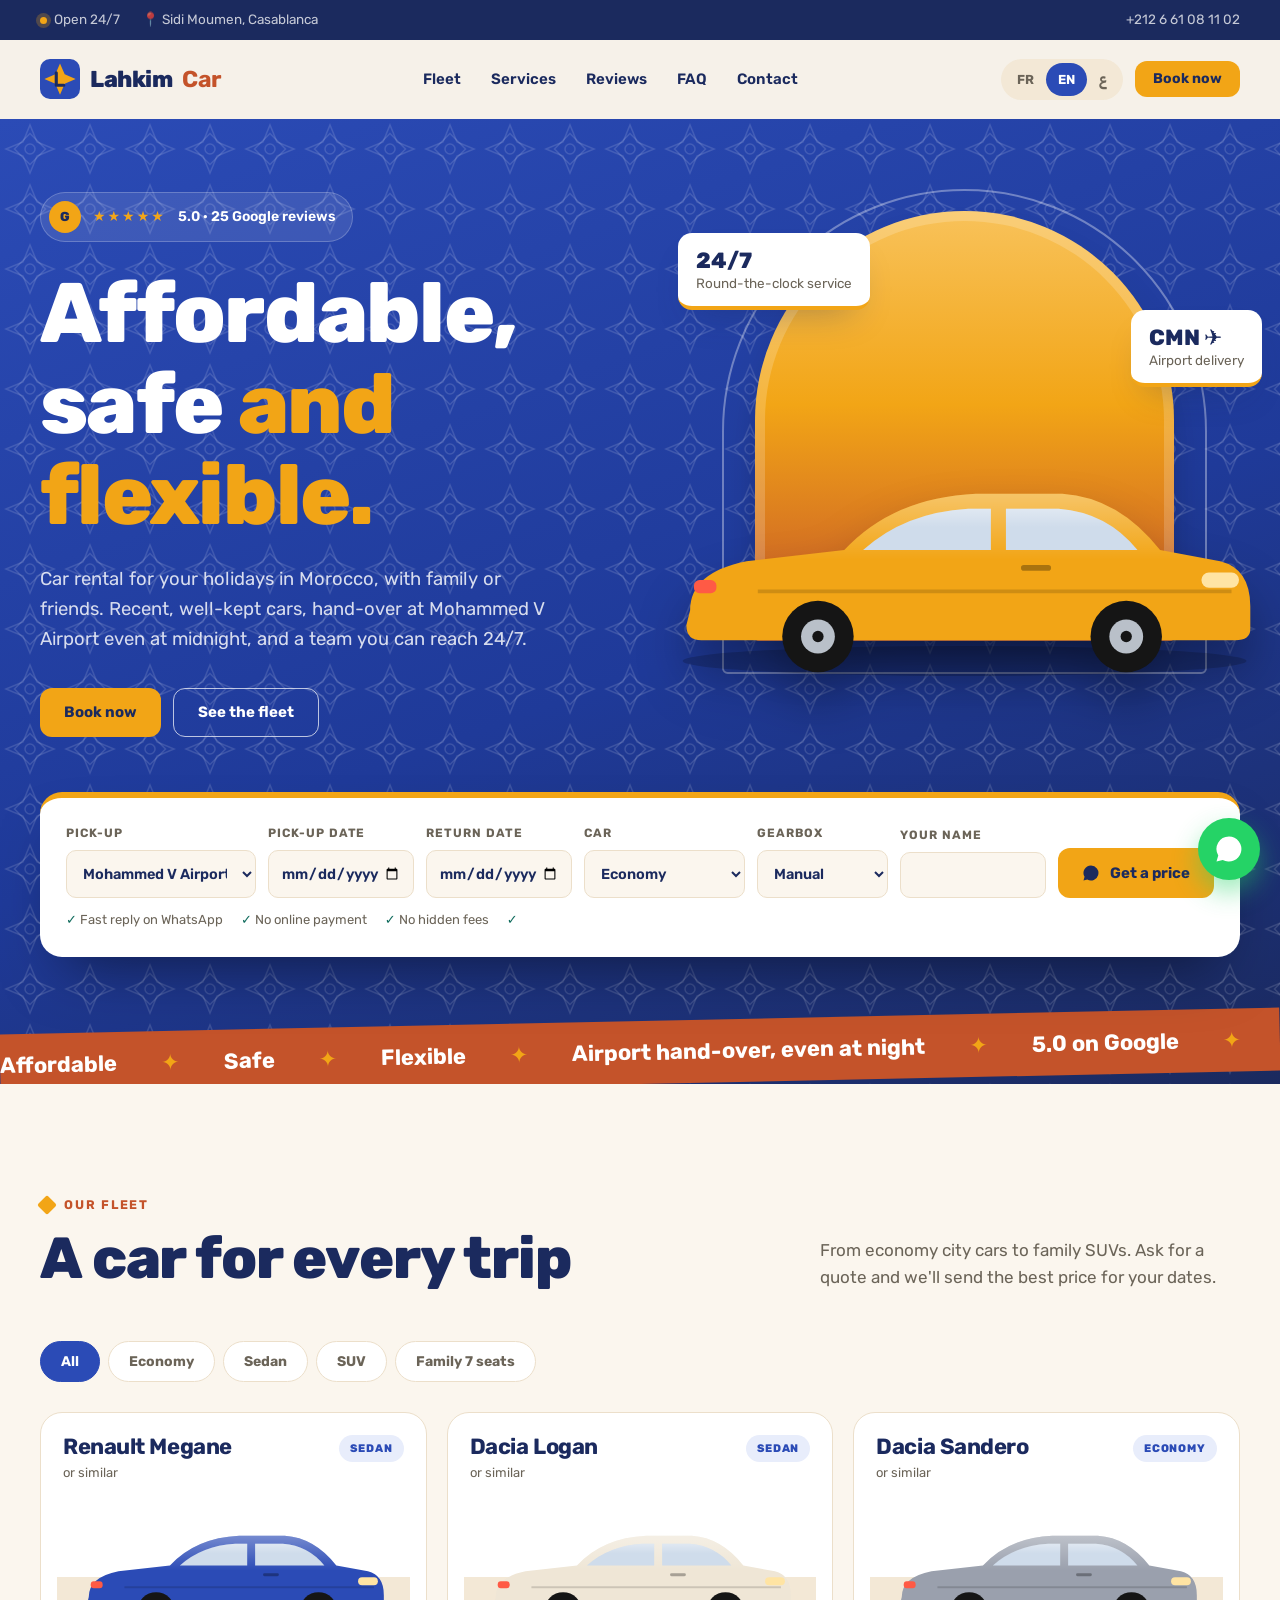
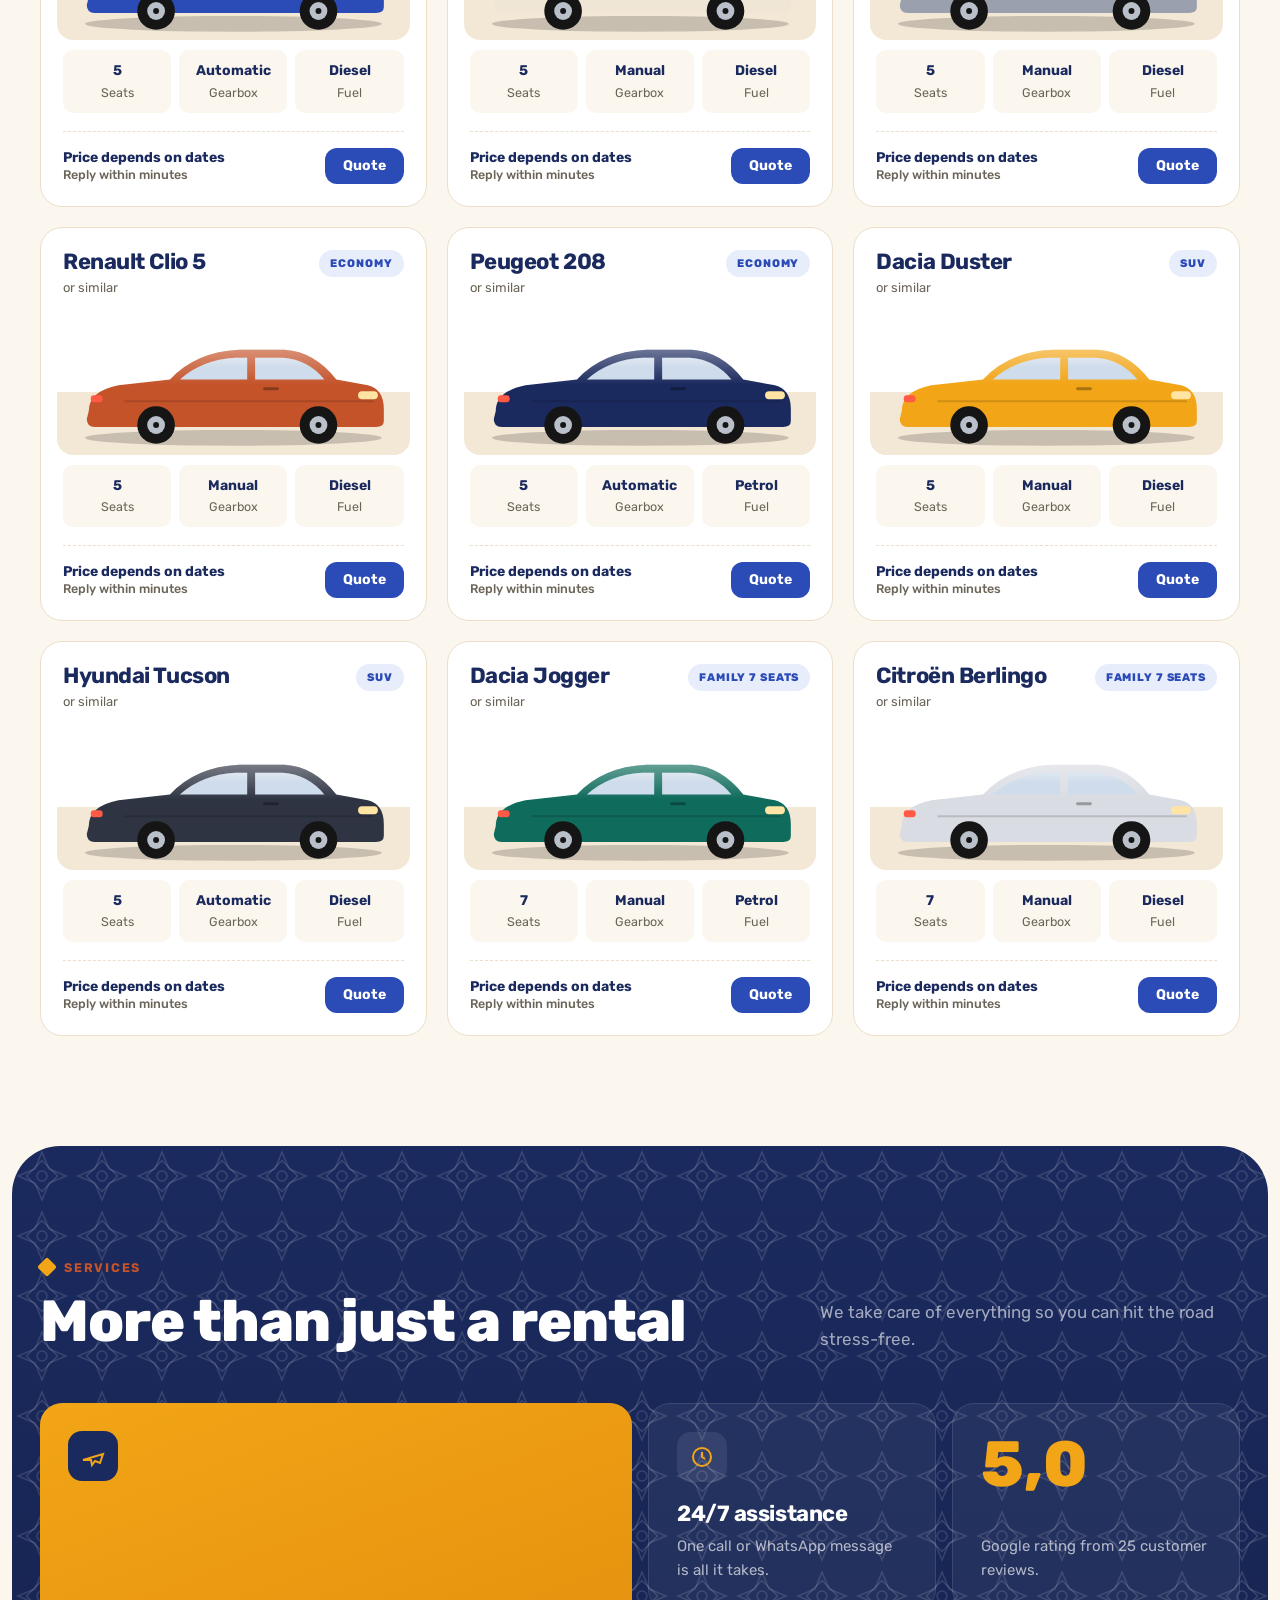
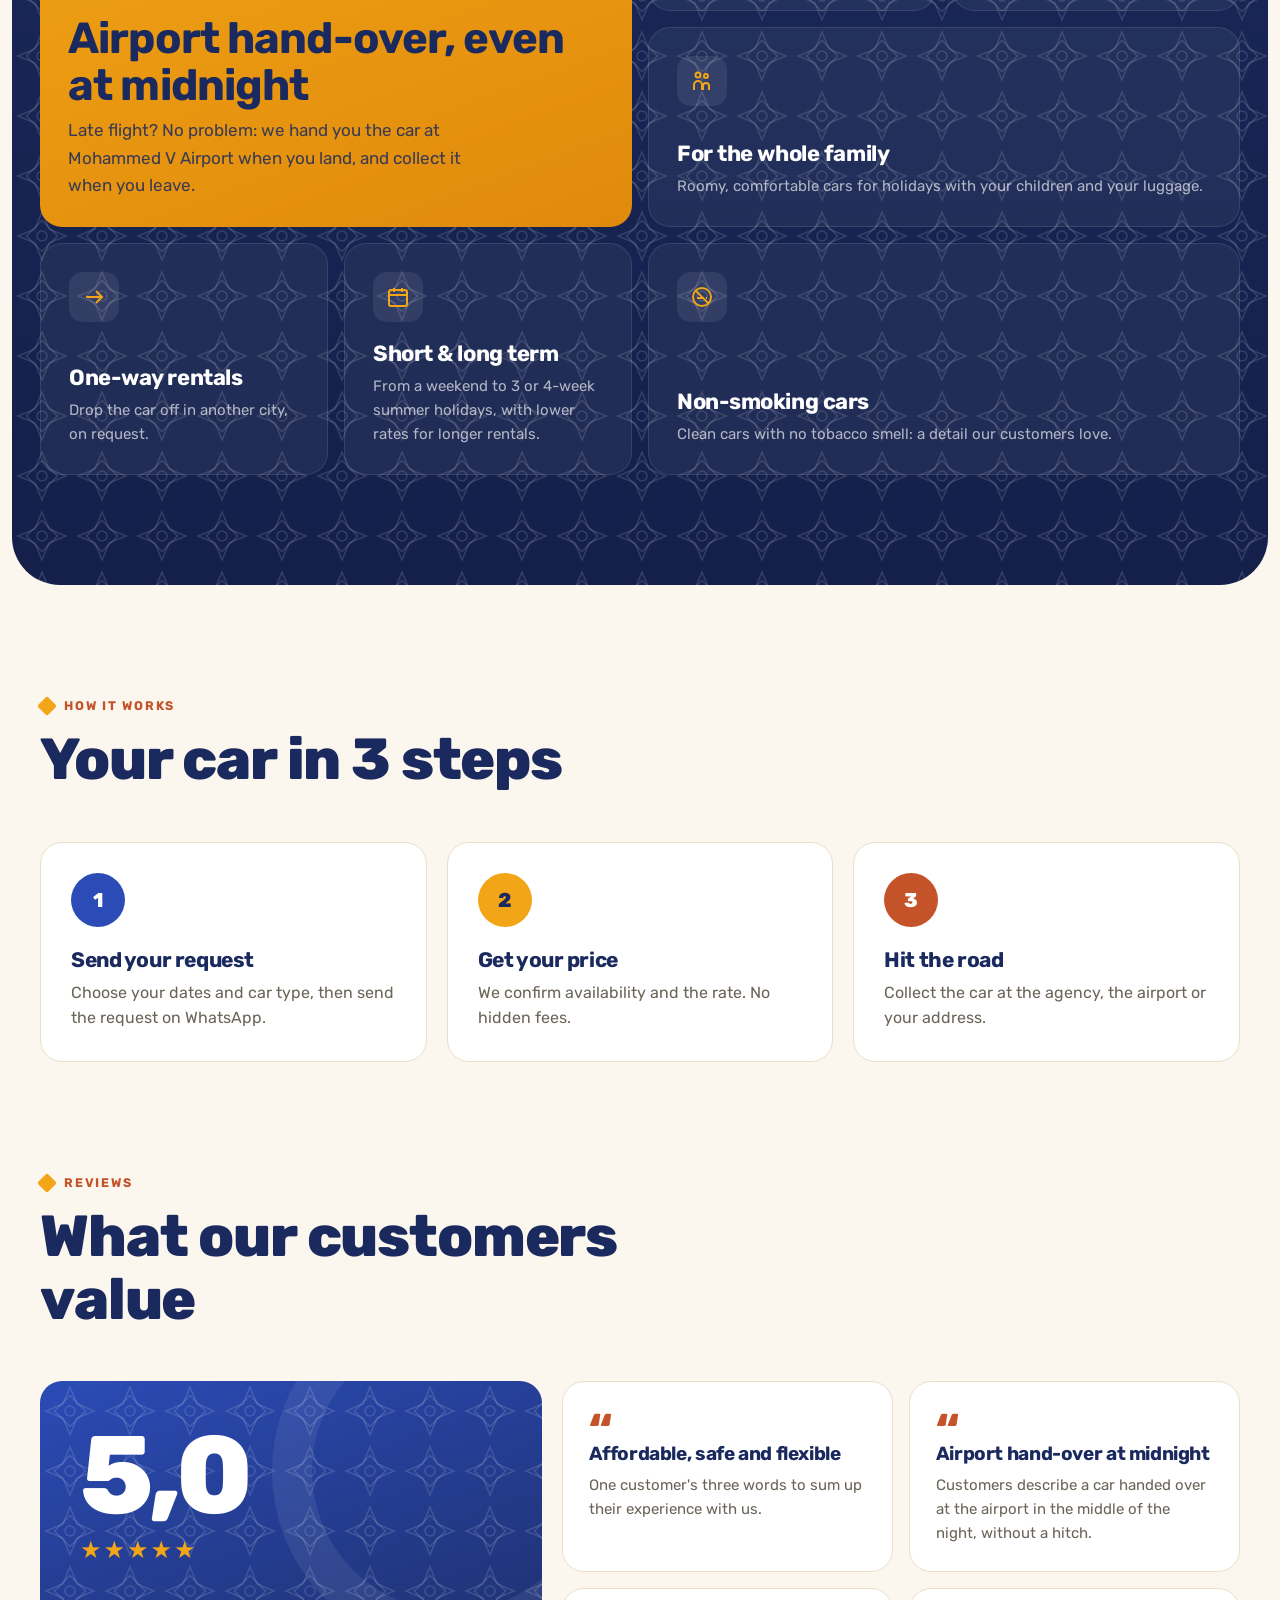
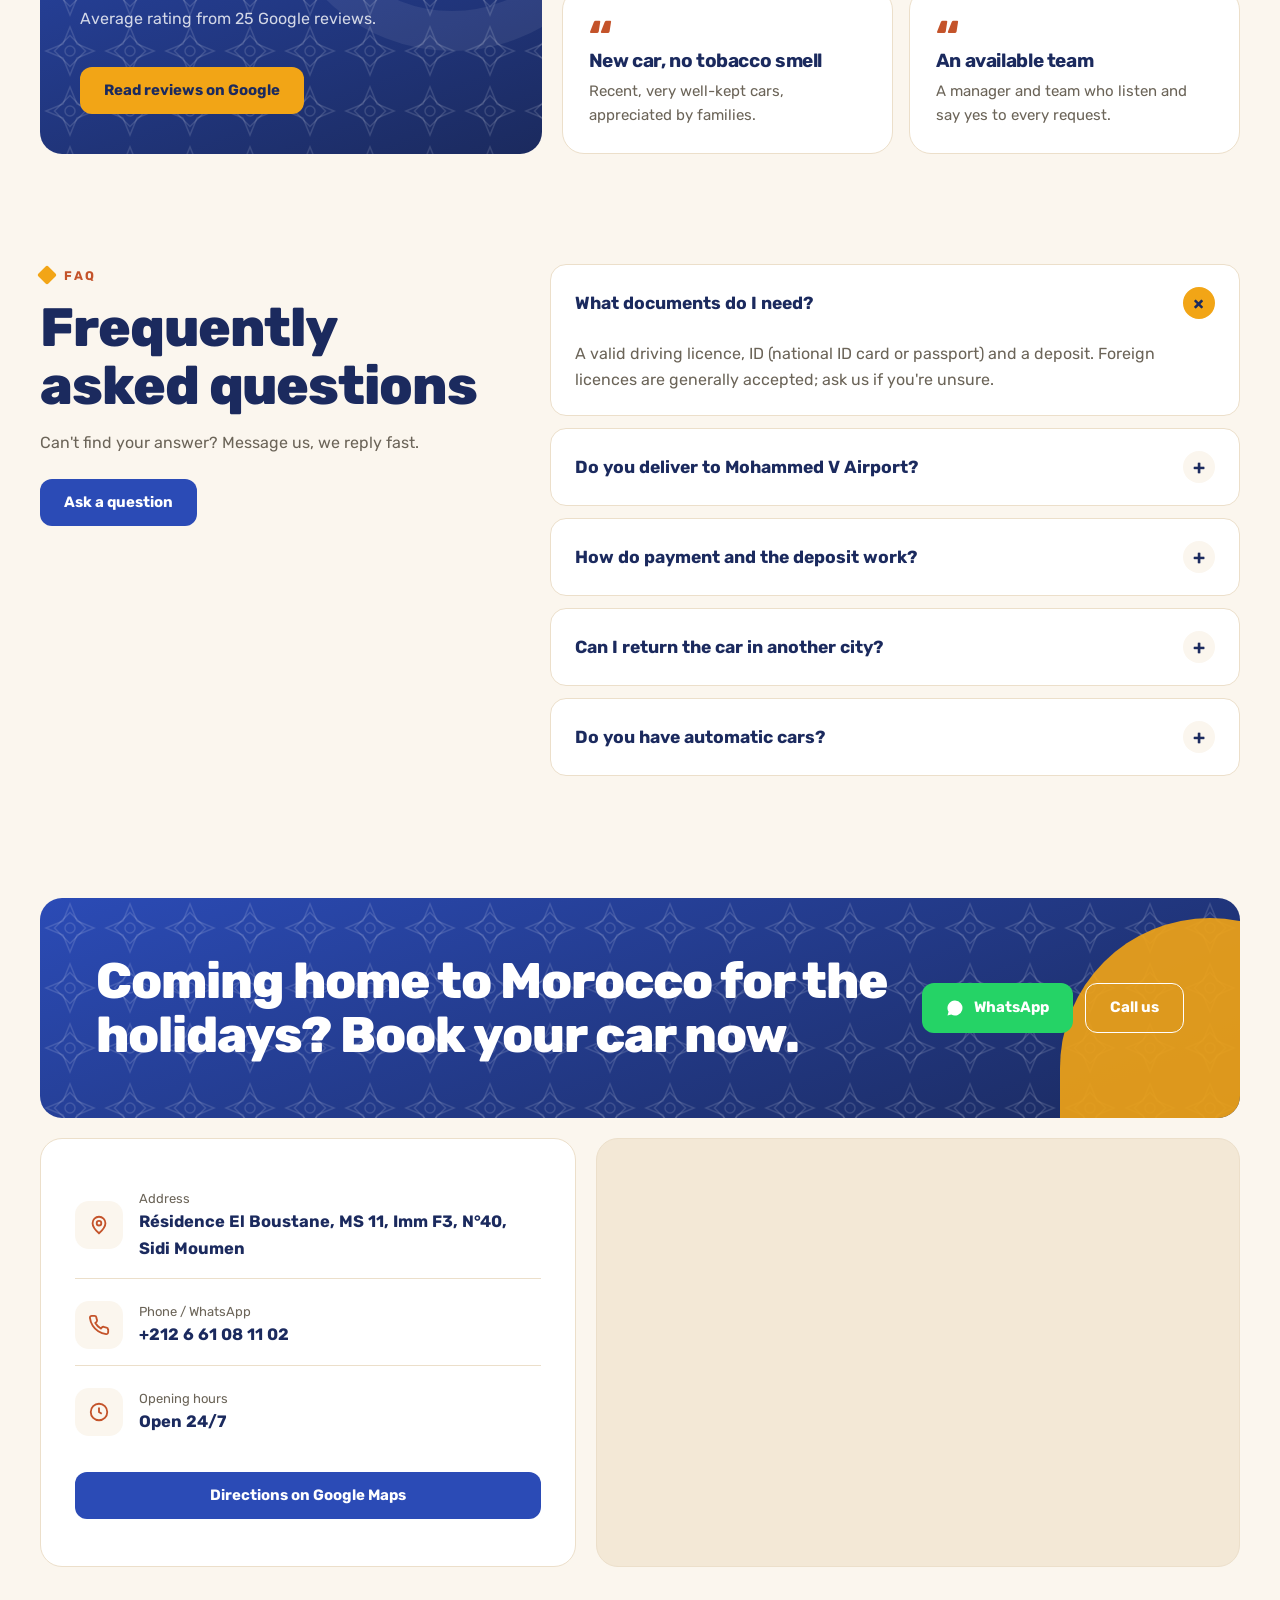
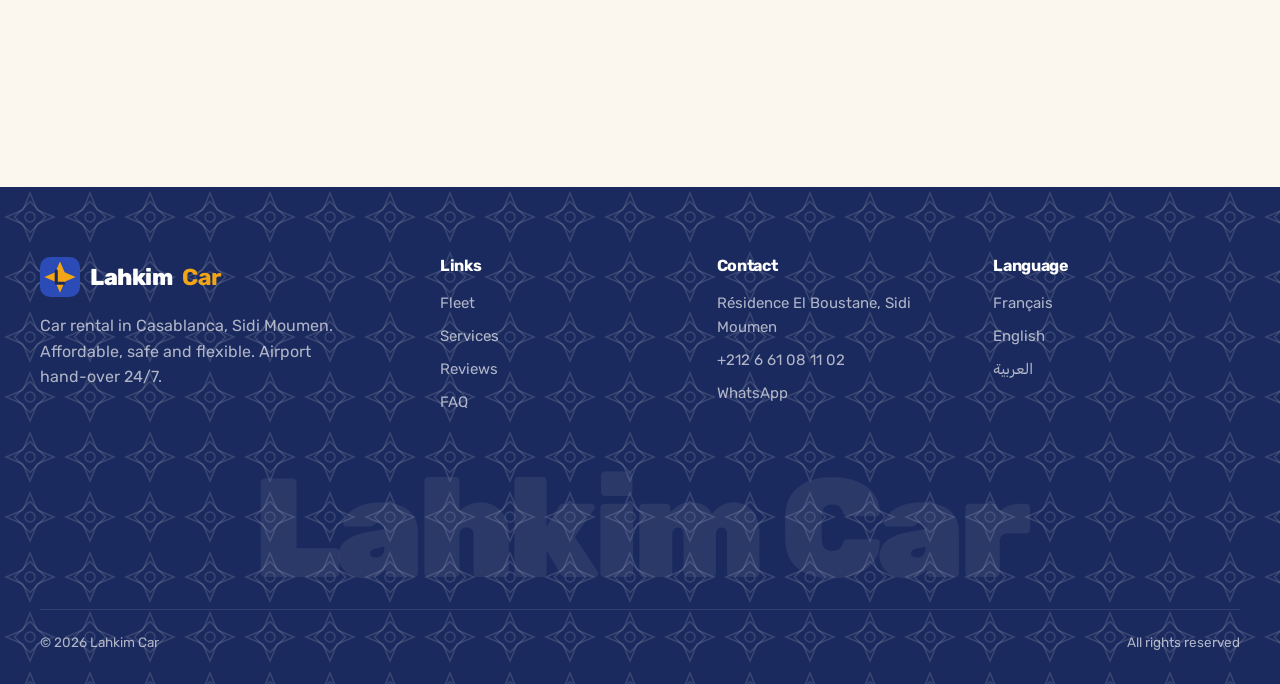
<file: index.html>
<!doctype html>
<html lang="fr" dir="ltr">
<head>
<meta charset="utf-8">
<meta name="viewport" content="width=device-width, initial-scale=1">
<title>Lahkim Car — Location de voitures à Casablanca, Sidi Moumen</title>
<meta name="description" content="Lahkim Car : location de voitures à Casablanca (Sidi Moumen). Abordable, sûr et flexible. Remise à l'aéroport Mohammed V, de jour comme de nuit. Ouvert 24h/24. Réservation sur WhatsApp.">
<meta name="theme-color" content="#2b4bb6">
<meta property="og:title" content="Lahkim Car — Location de voitures à Casablanca, Sidi Moumen">
<meta property="og:description" content="Lahkim Car : location de voitures à Casablanca (Sidi Moumen). Abordable, sûr et flexible. Remise à l'aéroport Mohammed V, de jour comme de nuit. Ouvert 24h/24. Réservation sur WhatsApp.">
<meta property="og:type" content="website">
<link rel="icon" href="assets/img/favicon.svg" type="image/svg+xml">
<link rel="manifest" href="site.webmanifest">
<link rel="preconnect" href="https://fonts.googleapis.com">
<link rel="preconnect" href="https://fonts.gstatic.com" crossorigin>
<link href="https://fonts.googleapis.com/css2?family=Rubik:wght@400;500;600;700;800;900&display=swap" rel="stylesheet">
<link rel="stylesheet" href="assets/css/style.css">
<script type="application/ld+json">
{
  "@context":"https://schema.org",
  "@type":"AutoRental",
  "name":"Lahkim Car",
  "telephone":"+212661081102",
  "address":{"@type":"PostalAddress","streetAddress":"Résidence El Boustane, MS 11, Imm F3, N°40, Sidi Moumen","addressLocality":"Casablanca","postalCode":"20250","addressCountry":"MA"},
  "geo":{"@type":"GeoCoordinates","latitude":33.5798021,"longitude":-7.5332611},
  "openingHours":"Mo-Su 00:00-23:59",
  "aggregateRating":{"@type":"AggregateRating","ratingValue":"5.0","reviewCount":"25"}
}
</script>
</head>
<body>

<!-- TOP BAR -->
<div class="topbar">
  <div class="wrap">
    <div class="tb-l">
      <span><i class="dot"></i><span data-i="tb_open">Ouvert 24h/24 · 7j/7</span></span>
      <span>📍 Sidi Moumen, Casablanca</span>
    </div>
    <div class="tb-r"><a href="tel:+212661081102" dir="ltr">+212 6 61 08 11 02</a></div>
  </div>
</div>

<!-- NAV -->
<nav class="nav" id="nav">
  <div class="wrap">
    <a href="#top" class="logo" aria-label="Lahkim Car"><img src="assets/img/logo.svg" alt="">Lahkim<b>Car</b></a>
    <div class="links" id="links">
      <a href="#flotte" data-i="nav_fleet">Flotte</a>
      <a href="#services" data-i="nav_services">Services</a>
      <a href="#avis" data-i="nav_reviews">Avis</a>
      <a href="#faq" data-i="nav_faq">FAQ</a>
      <a href="#contact" data-i="nav_contact">Contact</a>
    </div>
    <div class="nav-r">
      <div class="langs" role="group" aria-label="Langue">
        <button data-l="fr">FR</button>
        <button data-l="en">EN</button>
        <button data-l="ar">ع</button>
      </div>
      <a href="#reserver" class="btn btn-red btn-sm" data-i="nav_book">Réserver</a>
      <button class="burger" id="burger" aria-label="Menu">
        <svg width="20" height="20" viewBox="0 0 24 24" fill="none" stroke="currentColor" stroke-width="2.2"><path d="M4 7h16M4 12h16M4 17h16"/></svg>
      </button>
    </div>
  </div>
</nav>

<main id="top">
<!-- HERO -->
<header class="hero">
  <div class="wrap">
    <div class="hero-grid">
      <div>
        <div class="rating"><span class="g">G</span><span class="stars">★★★★★</span><span data-i="hero_rating">5,0 · 25 avis Google</span></div>
        <h1 data-i="hero_title" data-html>Abordable, sûr <span class="hl">et flexible.</span></h1>
        <p class="lead" data-i="hero_lead">Location de voitures pour vos vacances au Maroc, en famille ou entre amis. Voitures récentes et bien entretenues, remise à l'aéroport Mohammed V même à minuit, et une équipe joignable 24h/24.</p>
        <div class="hero-ctas">
          <a href="#reserver" class="btn btn-red" data-i="hero_cta1">Réserver maintenant</a>
          <a href="#flotte" class="btn btn-line" data-i="hero_cta2">Voir la flotte</a>
        </div>
      </div>
      <div class="hero-art" aria-hidden="true">
        <div class="ring"></div>
        <div class="disc"></div>
        <div class="car" id="heroCar"></div>
        <div class="sticker s1"><b>24/7</b><span data-i="st_247">Service continu</span></div>
        <div class="sticker s2"><b>CMN ✈</b><span data-i="st_cmn">Livraison aéroport</span></div>
      </div>
    </div>

    <!-- BOOKING -->
    <div class="booking" id="reserver">
      <form class="book" id="bookForm" novalidate>
        <div class="fld full">
          <label for="pick" data-i="bk_pick">Prise en charge</label>
          <select id="pick">
            <option value="cmn" data-i="opt_cmn">Aéroport Mohammed V</option>
            <option value="agency" data-i="opt_agency">Agence Sidi Moumen</option>
            <option value="hotel" data-i="opt_hotel">Hôtel / adresse</option>
            <option value="station" data-i="opt_station">Gare Casa-Voyageurs</option>
          </select>
        </div>
        <div class="fld">
          <label for="d1" data-i="bk_d1">Départ</label>
          <input type="date" id="d1" required>
        </div>
        <div class="fld">
          <label for="d2" data-i="bk_d2">Retour</label>
          <input type="date" id="d2" required>
        </div>
        <div class="fld">
          <label for="cat" data-i="bk_cat">Véhicule</label>
          <select id="cat">
            <option value="eco" data-i="f_eco">Économique</option>
            <option value="sedan" data-i="f_sedan">Berline</option>
            <option value="suv" data-i="f_suv">SUV</option>
            <option value="family" data-i="f_family">Familiale 7 places</option>
            <option value="any" data-i="cat_any">Conseillez-moi</option>
          </select>
        </div>
        <div class="fld">
          <label for="gear" data-i="bk_gear">Boîte</label>
          <select id="gear">
            <option value="man" data-i="man">Manuelle</option>
            <option value="auto" data-i="auto">Automatique</option>
          </select>
        </div>
        <div class="fld full">
          <label for="name" data-i="bk_name">Votre nom</label>
          <input type="text" id="name" autocomplete="name" required>
        </div>
        <button type="submit" class="btn btn-red">
          <svg width="18" height="18" viewBox="0 0 24 24" fill="currentColor"><path d="M12 2a10 10 0 0 0-8.6 15.1L2 22l5-1.3A10 10 0 1 0 12 2z"/></svg>
          <span data-i="bk_btn">Demander un prix</span>
        </button>
        <div class="book-note">
          <span data-i="bk_n1">Réponse rapide sur WhatsApp</span>
          <span data-i="bk_n2">Aucun paiement en ligne</span>
          <span data-i="bk_n3">Sans frais cachés</span>
          <span class="err" id="bookErr" role="alert"></span>
        </div>
      </form>
    </div>
  </div>

  <div class="marquee" aria-hidden="true"><div class="track" id="track"></div></div>
</header>

<!-- FLEET -->
<section id="flotte">
  <div class="wrap">
    <div class="head rev">
      <div><span class="eyebrow" data-i="fl_tag">Notre flotte</span><h2 data-i="fl_title">Une voiture pour chaque trajet</h2></div>
      <p data-i="fl_sub">De la citadine économique au SUV familial. Demandez un devis : on vous envoie le meilleur prix pour vos dates.</p>
    </div>
    <div class="tabs" id="tabs" role="tablist">
      <button class="tab on" data-f="all" data-i="f_all">Toutes</button>
      <button class="tab" data-f="eco" data-i="f_eco">Économique</button>
      <button class="tab" data-f="sedan" data-i="f_sedan">Berline</button>
      <button class="tab" data-f="suv" data-i="f_suv">SUV</button>
      <button class="tab" data-f="family" data-i="f_family">Familiale 7 places</button>
    </div>
    <div class="fleet" id="fleet"></div>
  </div>
</section>

<!-- SERVICES -->
<section class="dark" id="services">
  <div class="wrap">
    <div class="head rev">
      <div><span class="eyebrow" data-i="sv_tag">Services</span><h2 data-i="sv_title">Plus qu'une simple location</h2></div>
      <p data-i="sv_sub">On s'occupe de tout pour que vous preniez la route sans stress.</p>
    </div>
    <div class="bento">
      <div class="bx big rev">
        <div class="ic"><svg width="24" height="24" viewBox="0 0 24 24" fill="none" stroke="currentColor" stroke-width="2"><path d="M2 16l20-6-3 9-5-2-3 4-1-5z"/></svg></div>
        <div><h3 data-i="s1t">Remise à l'aéroport, même à minuit</h3><p data-i="s1p">Votre vol arrive tard ? Pas de souci : on vous remet la voiture à l'aéroport Mohammed V à l'heure de votre arrivée, et on la récupère à votre départ.</p></div>
      </div>
      <div class="bx rev">
        <div class="ic"><svg width="24" height="24" viewBox="0 0 24 24" fill="none" stroke="currentColor" stroke-width="2"><circle cx="12" cy="12" r="9"/><path d="M12 7v5l3 2"/></svg></div>
        <div><h3 data-i="s3t">Assistance 24h/24</h3><p data-i="s3p">Un appel ou un message WhatsApp suffit.</p></div>
      </div>
      <div class="bx rev">
        <div class="num">5,0</div>
        <div><p data-i="s_score">Note Google sur 25 avis clients.</p></div>
      </div>
      <div class="bx wide rev">
        <div class="ic"><svg width="24" height="24" viewBox="0 0 24 24" fill="none" stroke="currentColor" stroke-width="2"><circle cx="8" cy="6" r="2.5"/><circle cx="16" cy="7" r="2"/><path d="M4 21v-5a4 4 0 0 1 8 0v5M13 21v-4a3 3 0 0 1 6 0v4"/></svg></div>
        <div><h3 data-i="s2t">Pour toute la famille</h3><p data-i="s2p">Des voitures spacieuses et confortables pour partir en vacances avec vos enfants et vos bagages.</p></div>
      </div>
      <div class="bx rev">
        <div class="ic"><svg width="24" height="24" viewBox="0 0 24 24" fill="none" stroke="currentColor" stroke-width="2"><path d="M4 12h16M14 6l6 6-6 6"/></svg></div>
        <div><h3 data-i="s4t">Aller simple</h3><p data-i="s4p">Rendez la voiture dans une autre ville, sur demande.</p></div>
      </div>
      <div class="bx rev">
        <div class="ic"><svg width="24" height="24" viewBox="0 0 24 24" fill="none" stroke="currentColor" stroke-width="2"><rect x="3" y="5" width="18" height="16" rx="2"/><path d="M3 10h18M8 3v4M16 3v4"/></svg></div>
        <div><h3 data-i="s5t">Courte et longue durée</h3><p data-i="s5p">Du week-end aux grandes vacances de 3 ou 4 semaines, avec des tarifs dégressifs.</p></div>
      </div>
      <div class="bx wide rev">
        <div class="ic"><svg width="24" height="24" viewBox="0 0 24 24" fill="none" stroke="currentColor" stroke-width="2"><circle cx="12" cy="12" r="9"/><path d="M5.6 5.6l12.8 12.8M7 13h7M16 13h1"/></svg></div>
        <div><h3 data-i="s6t">Voitures non-fumeur</h3><p data-i="s6p">Des voitures propres, sans odeur de tabac : un détail que nos clients apprécient.</p></div>
      </div>
    </div>
  </div>
</section>

<!-- STEPS -->
<section>
  <div class="wrap">
    <div class="head rev">
      <div><span class="eyebrow" data-i="st_tag">Comment ça marche</span><h2 data-i="st_title">Votre voiture en 3 étapes</h2></div>
    </div>
    <div class="steps">
      <div class="step rev"><div class="n">1</div><h3 data-i="st1t">Envoyez votre demande</h3><p data-i="st1p">Choisissez vos dates et le type de voiture, puis envoyez la demande sur WhatsApp.</p></div>
      <div class="step rev"><div class="n">2</div><h3 data-i="st2t">Recevez votre prix</h3><p data-i="st2p">On confirme la disponibilité et le tarif. Pas de frais cachés.</p></div>
      <div class="step rev"><div class="n">3</div><h3 data-i="st3t">Prenez la route</h3><p data-i="st3p">Récupérez la voiture à l'agence, à l'aéroport ou à votre adresse.</p></div>
    </div>
  </div>
</section>

<!-- REVIEWS -->
<section id="avis" style="padding-top:0">
  <div class="wrap">
    <div class="head rev">
      <div><span class="eyebrow" data-i="rv_tag">Avis clients</span><h2 data-i="rv_title">Ce que nos clients apprécient</h2></div>
    </div>
    <div class="rv">
      <div class="score rev">
        <div><div class="big">5,0</div><div class="stars">★★★★★</div></div>
        <p data-i="rv_count">Note moyenne sur 25 avis Google.</p>
        <a class="btn" target="_blank" rel="noopener" href="https://www.google.com/maps/search/?api=1&query=LAHKIM+CAR+Sidi+Moumen+Casablanca" data-i="rv_btn">Lire les avis sur Google</a>
      </div>
      <div class="praise">
        <div class="pr rev"><div class="q">“</div><h3 data-i="p1t">Abordable, sûr et flexible</h3><p data-i="p1p">Les trois mots d'un client pour résumer son expérience avec nous.</p></div>
        <div class="pr rev"><div class="q">“</div><h3 data-i="p2t">Remise à l'aéroport à minuit</h3><p data-i="p2p">Les clients racontent une voiture remise à l'aéroport en pleine nuit, sans aucun souci.</p></div>
        <div class="pr rev"><div class="q">“</div><h3 data-i="p3t">Voiture neuve, sans odeur de tabac</h3><p data-i="p3p">Des voitures récentes et très bien entretenues, appréciées par les familles.</p></div>
        <div class="pr rev"><div class="q">“</div><h3 data-i="p4t">Une équipe disponible</h3><p data-i="p4p">Une gérante et une équipe à l'écoute, qui répondent positivement à chaque demande.</p></div>
      </div>
    </div>
  </div>
</section>

<!-- FAQ -->
<section id="faq" style="padding-top:0">
  <div class="wrap faq-grid">
    <div class="faq-side rev">
      <span class="eyebrow">FAQ</span>
      <h2 style="font-size:clamp(34px,4.6vw,54px)" data-i="fq_title">Questions fréquentes</h2>
      <p data-i="fq_sub">Vous ne trouvez pas votre réponse ? Écrivez-nous, on répond vite.</p>
      <a href="https://wa.me/212661081102" target="_blank" rel="noopener" class="btn btn-ink" data-i="fq_btn">Poser une question</a>
    </div>
    <div id="faqList"></div>
  </div>
</section>

<!-- CTA + CONTACT -->
<section id="contact" style="padding-top:0">
  <div class="wrap">
    <div class="cta rev">
      <h2 data-i="cta_t">Vous rentrez au Maroc pour les vacances ? Réservez votre voiture maintenant.</h2>
      <div class="btns">
        <a href="https://wa.me/212661081102" target="_blank" rel="noopener" class="btn btn-wa">
          <svg width="18" height="18" viewBox="0 0 24 24" fill="currentColor"><path d="M12 2a10 10 0 0 0-8.6 15.1L2 22l5-1.3A10 10 0 1 0 12 2z"/></svg>WhatsApp
        </a>
        <a href="tel:+212661081102" class="btn btn-line" data-i="cta_call">Appeler</a>
      </div>
    </div>
    <div class="contact">
      <div class="cinfo rev">
        <div class="crow"><div class="ic"><svg width="22" height="22" viewBox="0 0 24 24" fill="none" stroke="currentColor" stroke-width="2"><path d="M12 21s-7-6.2-7-11a7 7 0 0 1 14 0c0 4.8-7 11-7 11z"/><circle cx="12" cy="10" r="2.5"/></svg></div><div><small data-i="ct_addr">Adresse</small><b>Résidence El Boustane, MS 11, Imm F3, N°40, Sidi Moumen</b></div></div>
        <div class="crow"><div class="ic"><svg width="22" height="22" viewBox="0 0 24 24" fill="none" stroke="currentColor" stroke-width="2"><path d="M22 16.9v3a2 2 0 0 1-2.2 2 19.8 19.8 0 0 1-8.6-3.1 19.5 19.5 0 0 1-6-6A19.8 19.8 0 0 1 2.1 4.2 2 2 0 0 1 4.1 2h3a2 2 0 0 1 2 1.7c.1.9.4 1.8.7 2.7a2 2 0 0 1-.5 2.1L8 9.8a16 16 0 0 0 6 6l1.3-1.3a2 2 0 0 1 2.1-.4c.9.3 1.8.6 2.7.7a2 2 0 0 1 1.7 2z"/></svg></div><div><small data-i="ct_phone">Téléphone / WhatsApp</small><b><a href="tel:+212661081102" dir="ltr">+212 6 61 08 11 02</a></b></div></div>
        <div class="crow"><div class="ic"><svg width="22" height="22" viewBox="0 0 24 24" fill="none" stroke="currentColor" stroke-width="2"><circle cx="12" cy="12" r="9"/><path d="M12 7v5l3 2"/></svg></div><div><small data-i="ct_hours">Horaires</small><b data-i="tb_open">Ouvert 24h/24 · 7j/7</b></div></div>
        <a class="btn btn-ink" target="_blank" rel="noopener" href="https://www.google.com/maps/dir/?api=1&destination=33.5798021,-7.5332611" data-i="ct_dir">Itinéraire Google Maps</a>
      </div>
      <div class="map rev">
        <iframe loading="lazy" title="Lahkim Car — Sidi Moumen" src="https://maps.google.com/maps?q=33.5798021,-7.5332611&z=16&output=embed"></iframe>
      </div>
    </div>
  </div>
</section>
</main>

<footer>
  <div class="wrap">
    <div class="ft">
      <div>
        <a href="#top" class="logo"><img src="assets/img/logo.svg" alt="">Lahkim<b>Car</b></a>
        <p data-i="ft_about" style="max-width:320px">Location de voitures à Casablanca, Sidi Moumen. Abordable, sûr et flexible. Remise à l'aéroport 24h/24.</p>
      </div>
      <div>
        <h4 data-i="ft_links">Liens</h4>
        <ul>
          <li><a href="#flotte" data-i="nav_fleet">Flotte</a></li>
          <li><a href="#services" data-i="nav_services">Services</a></li>
          <li><a href="#avis" data-i="nav_reviews">Avis</a></li>
          <li><a href="#faq">FAQ</a></li>
        </ul>
      </div>
      <div>
        <h4 data-i="nav_contact">Contact</h4>
        <ul>
          <li>Résidence El Boustane, Sidi Moumen</li>
          <li><a href="tel:+212661081102" dir="ltr">+212 6 61 08 11 02</a></li>
          <li><a href="https://wa.me/212661081102" target="_blank" rel="noopener">WhatsApp</a></li>
        </ul>
      </div>
      <div>
        <h4 data-i="ft_lang">Langue</h4>
        <ul>
          <li><a href="?lang=fr" data-setlang="fr">Français</a></li>
          <li><a href="?lang=en" data-setlang="en">English</a></li>
          <li><a href="?lang=ar" data-setlang="ar">العربية</a></li>
        </ul>
      </div>
    </div>
    <div class="big-name" aria-hidden="true">Lahkim Car</div>
    <div class="copy"><span>© <span id="yr"></span> Lahkim Car</span><span data-i="ft_rights">Tous droits réservés</span></div>
  </div>
</footer>

<a class="wa-fab" href="https://wa.me/212661081102" target="_blank" rel="noopener" aria-label="WhatsApp">
  <svg width="30" height="30" viewBox="0 0 24 24" fill="#fff"><path d="M17.5 14.4c-.3-.1-1.7-.8-2-.9-.3-.1-.5-.1-.7.1-.2.3-.8.9-.9 1.1-.2.2-.3.2-.6.1-.3-.1-1.2-.5-2.3-1.4-.9-.8-1.4-1.7-1.6-2-.2-.3 0-.5.1-.6l.4-.5c.1-.2.2-.3.3-.5.1-.2 0-.4 0-.5l-.9-2.2c-.2-.6-.5-.5-.7-.5h-.6c-.2 0-.5.1-.8.4-.3.3-1 1-1 2.5s1.1 2.9 1.2 3.1c.1.2 2.1 3.2 5.1 4.5.7.3 1.3.5 1.7.6.7.2 1.4.2 1.9.1.6-.1 1.7-.7 2-1.4.2-.7.2-1.3.2-1.4-.1-.1-.3-.2-.6-.3zM12 2a10 10 0 0 0-8.6 15.1L2 22l5-1.3A10 10 0 1 0 12 2z"/></svg>
</a>

<script src="assets/js/i18n.js"></script>
<script src="assets/js/app.js"></script>
</body>
</html>
</file>
<file: assets/css/style.css>
/* =========================================================
   Lahkim Car — Feuille de style principale
   Couleurs : modifiez les variables ci-dessous
   ========================================================= */
:root{
  --ink:#1b2a5e;
  --ink-2:#22357a;
  --ink-3:#2e4492;
  --cream:#fbf6ee;
  --sand:#f3e8d6;
  --paper:#ffffff;
  --red:#2b4bb6;
  --red-2:#4466d6;
  --saffron:#f2a516;
  --terra:#c4532a;
  --green:#0f6b5c;
  --muted:#6b6458;
  --line:#ecdfca;
  --wa:#25d366;
  --r-lg:22px; --r-md:16px; --r-sm:10px;
  --shadow:0 18px 36px -18px rgba(27,42,94,.35);
  --f-display:"Rubik",system-ui,sans-serif;
  --f-body:"Rubik",system-ui,sans-serif;
  --zellige:url("data:image/svg+xml,%3Csvg xmlns='http://www.w3.org/2000/svg' width='60' height='60' viewBox='0 0 60 60'%3E%3Cg fill='none' stroke='%23ffffff' stroke-opacity='.13' stroke-width='1.5'%3E%3Cpath d='M30 6l7 17 17 7-17 7-7 17-7-17-17-7 17-7z'/%3E%3Crect x='19' y='19' width='22' height='22' transform='rotate(45 30 30)'/%3E%3Ccircle cx='30' cy='30' r='5'/%3E%3C/g%3E%3C/svg%3E");
}
html[lang="ar"]{
  --f-display:"Rubik",system-ui,sans-serif;
  --f-body:"Rubik",system-ui,sans-serif;
}

*{box-sizing:border-box;margin:0;padding:0}
html{scroll-behavior:smooth;scroll-padding-top:90px}
body{font-family:var(--f-body);background:var(--cream);color:var(--ink);line-height:1.6;overflow-x:hidden;-webkit-font-smoothing:antialiased}
h1,h2,h3,h4{font-family:var(--f-display);line-height:1.08;letter-spacing:-.02em;font-weight:700}
html[lang="ar"] h1,html[lang="ar"] h2,html[lang="ar"] h3{letter-spacing:0;line-height:1.35}
a{color:inherit;text-decoration:none}
svg{display:block;max-width:100%}
button{font-family:inherit}
.wrap{width:min(1200px,100% - 32px);margin-inline:auto}
.sr{position:absolute;width:1px;height:1px;overflow:hidden;clip:rect(0 0 0 0)}

/* ---------- Buttons ---------- */
.btn{display:inline-flex;align-items:center;justify-content:center;gap:.6rem;border:0;cursor:pointer;font:700 15px/1 var(--f-body);padding:16px 24px;border-radius:999px;transition:transform .2s,background .2s,box-shadow .2s,color .2s;white-space:nowrap}
.btn:hover{transform:translateY(-2px)}
.btn-red{background:var(--red);color:#fff}
.btn-red:hover{background:var(--red-2);box-shadow:0 12px 26px -10px rgba(217,58,34,.7)}
.btn-ink{background:var(--ink);color:#fff}
.btn-ink:hover{background:var(--ink-3)}
.btn-line{border:1.5px solid var(--ink);color:var(--ink);background:transparent}
.btn-line:hover{background:var(--ink);color:#fff}
.btn-wa{background:var(--wa);color:#fff}
.btn-sm{padding:11px 18px;font-size:14px}
.btn svg{flex:none}

.eyebrow{display:inline-flex;align-items:center;gap:10px;font:700 12.5px var(--f-body);letter-spacing:.14em;text-transform:uppercase;color:var(--red);margin-bottom:16px}
html[lang="ar"] .eyebrow{letter-spacing:0;font-size:14px}
.eyebrow::before{content:"";width:26px;height:2px;background:currentColor}
section{padding:110px 0}
.head{display:flex;justify-content:space-between;align-items:end;gap:30px;margin-bottom:50px;flex-wrap:wrap}
.head h2{font-size:clamp(34px,4.6vw,58px);max-width:680px}
.head p{color:var(--muted);max-width:420px;font-size:17px}

/* ---------- Top bar ---------- */
.topbar{background:var(--ink);color:rgba(255,255,255,.75);font-size:13.5px}
.topbar .wrap{display:flex;justify-content:space-between;gap:16px;height:40px;align-items:center}
.topbar span{display:inline-flex;align-items:center;gap:7px}
.topbar .tb-l{display:flex;gap:22px}
.dot{width:7px;height:7px;border-radius:50%;background:#3ddc84;box-shadow:0 0 0 4px rgba(61,220,132,.2)}

/* ---------- Nav ---------- */
.nav{position:sticky;top:0;z-index:60;background:rgba(245,240,232,.86);backdrop-filter:blur(14px);border-bottom:1px solid transparent;transition:border-color .2s}
.nav.scrolled{border-color:var(--line)}
.nav .wrap{display:flex;align-items:center;justify-content:space-between;height:78px;gap:20px}
.logo{display:flex;align-items:center;gap:10px;font:800 23px var(--f-display);letter-spacing:-.02em}
.logo img{width:40px;height:40px}
.logo b{color:var(--red)}
.links{display:flex;gap:30px;font-weight:600;font-size:15px}
.links a{position:relative;padding:6px 0}
.links a::after{content:"";position:absolute;inset-inline:0;bottom:0;height:2px;background:var(--red);transform:scaleX(0);transition:transform .25s}
.links a:hover::after{transform:scaleX(1)}
.nav-r{display:flex;align-items:center;gap:12px}
.langs{display:flex;background:var(--sand);border-radius:999px;padding:4px}
.langs button{border:0;background:none;cursor:pointer;font:700 13px var(--f-body);padding:8px 12px;border-radius:999px;color:var(--muted)}
.langs button[data-l="ar"]{font-family:"Rubik",sans-serif;font-size:14px}
.langs button.on{background:var(--ink);color:#fff}
.burger{display:none;width:44px;height:44px;border-radius:50%;border:1.5px solid var(--ink);background:none;cursor:pointer;place-items:center}

/* ---------- Hero ---------- */
.hero{padding:70px 0 30px;position:relative;overflow:hidden}
.hero-grid{display:grid;grid-template-columns:1.05fr .95fr;gap:40px;align-items:center}
.rating{display:inline-flex;align-items:center;gap:12px;background:var(--paper);border:1px solid var(--line);border-radius:999px;padding:8px 16px 8px 8px;font-size:14px;font-weight:600;margin-bottom:26px}
html[dir="rtl"] .rating{padding:8px 8px 8px 16px}
.rating .g{width:32px;height:32px;border-radius:50%;background:var(--ink);color:#fff;display:grid;place-items:center;font:800 13px var(--f-display)}
.stars{color:#f2a51a;letter-spacing:2px}
.hero h1{font-size:clamp(44px,6.6vw,92px);margin-bottom:24px}
.hero h1 .hl{color:var(--red);font-style:italic}
html[lang="ar"] .hero h1{font-size:clamp(38px,5.6vw,74px)}
html[lang="ar"] .hero h1 .hl{font-style:normal}
.hero .lead{font-size:18.5px;color:var(--muted);max-width:520px;margin-bottom:34px}
.hero-ctas{display:flex;gap:12px;flex-wrap:wrap}

.hero-art{position:relative;aspect-ratio:1/1;max-width:560px;margin-inline-start:auto;width:100%}
.hero-art .disc{position:absolute;inset:6%;border-radius:50%;background:radial-gradient(circle at 30% 30%,var(--red-2),var(--red) 60%,#a92812)}
.hero-art .ring{position:absolute;inset:0;border-radius:50%;border:1.5px dashed rgba(18,18,18,.25);animation:spin 60s linear infinite}
@keyframes spin{to{transform:rotate(360deg)}}
.hero-art .car{position:absolute;inset-inline:-8%;bottom:16%;filter:drop-shadow(0 30px 25px rgba(0,0,0,.3))}
html[dir="rtl"] .hero-art .car svg{transform:scaleX(-1)}
.sticker{position:absolute;background:var(--paper);border-radius:var(--r-md);padding:14px 18px;box-shadow:var(--shadow);font-size:13.5px;color:var(--muted);line-height:1.35}
.sticker b{display:block;font:800 22px var(--f-display);color:var(--ink)}
.sticker.s1{top:8%;inset-inline-start:-2%}
.sticker.s2{top:22%;inset-inline-end:-4%}

/* ---------- Booking bar ---------- */
.booking{margin-top:60px;position:relative;z-index:5}
.book{background:var(--ink);color:#fff;border-radius:var(--r-lg);padding:26px;display:grid;grid-template-columns:1.3fr 1fr 1fr 1.1fr .9fr 1fr auto;gap:12px;align-items:end;box-shadow:0 30px 60px -25px rgba(0,0,0,.5)}
.fld{display:flex;flex-direction:column;gap:7px;min-width:0}
.fld label{font-size:12px;font-weight:700;color:rgba(255,255,255,.55);text-transform:uppercase;letter-spacing:.08em}
html[lang="ar"] .fld label{letter-spacing:0;font-size:13px}
.fld input,.fld select{width:100%;background:var(--ink-3);border:1.5px solid transparent;color:#fff;border-radius:var(--r-sm);padding:13px 12px;font:600 14.5px var(--f-body);color-scheme:dark}
.fld input:focus,.fld select:focus{outline:none;border-color:var(--red)}
.book .btn{height:50px}
.book-note{grid-column:1/-1;font-size:13px;color:rgba(255,255,255,.5);display:flex;gap:18px;flex-wrap:wrap}
.book-note span::before{content:"✓ ";color:#3ddc84}
.err{color:var(--red-2);font-weight:700}

/* ---------- Marquee ---------- */
.marquee{background:var(--red);color:#fff;overflow:hidden;padding:18px 0;margin-top:90px;transform:rotate(-1.2deg)}
.track{display:flex;gap:44px;width:max-content;animation:slide 30s linear infinite;font:700 22px var(--f-display);white-space:nowrap}
html[dir="rtl"] .track{animation-name:slide-rtl}
.track span{display:inline-flex;align-items:center;gap:44px}
.track span::after{content:"✦";color:var(--ink)}
@keyframes slide{to{transform:translateX(-50%)}}
@keyframes slide-rtl{to{transform:translateX(50%)}}

/* ---------- Fleet ---------- */
.tabs{display:flex;gap:8px;flex-wrap:wrap;margin-bottom:30px}
.tab{border:1.5px solid var(--line);background:var(--paper);padding:11px 20px;border-radius:999px;font:700 14px var(--f-body);cursor:pointer;color:var(--muted);transition:.2s}
.tab:hover{border-color:var(--ink);color:var(--ink)}
.tab.on{background:var(--ink);border-color:var(--ink);color:#fff}
.fleet{display:grid;grid-template-columns:repeat(3,1fr);gap:20px}
.car-card{background:var(--paper);border:1px solid var(--line);border-radius:var(--r-lg);padding:22px;display:flex;flex-direction:column;transition:transform .25s,box-shadow .25s}
.car-card:hover{transform:translateY(-5px);box-shadow:var(--shadow)}
.cc-top{display:flex;justify-content:space-between;align-items:start;gap:10px}
.cc-top h3{font-size:22px}
.cc-top small{display:block;color:var(--muted);font-size:13px;margin-top:4px;font-family:var(--f-body)}
.badge{font:800 11px var(--f-body);letter-spacing:.08em;text-transform:uppercase;padding:7px 11px;border-radius:999px;background:var(--sand);color:var(--ink);flex:none}
html[lang="ar"] .badge{letter-spacing:0;font-size:12px}
.badge.new{background:var(--red);color:#fff}
.cc-img{margin:16px -6px 10px;background:linear-gradient(180deg,transparent 55%,var(--sand) 55%);border-radius:var(--r-md);padding:8px 8px 4px}
html[dir="rtl"] .cc-img svg{transform:scaleX(-1)}
.specs{display:grid;grid-template-columns:repeat(3,1fr);gap:8px;margin-bottom:18px}
.spec{background:var(--cream);border-radius:var(--r-sm);padding:10px;text-align:center;font-size:12.5px;color:var(--muted)}
.spec b{display:block;color:var(--ink);font-size:14px}
.cc-foot{margin-top:auto;display:flex;justify-content:space-between;align-items:center;gap:10px;padding-top:16px;border-top:1px dashed var(--line)}
.cc-foot .p{font-weight:700;font-size:14px;line-height:1.3}
.cc-foot .p small{display:block;font-weight:500;color:var(--muted);font-size:12.5px}

/* ---------- Services (bento) ---------- */
.dark{background:var(--ink);color:#fff;border-radius:48px;margin-inline:12px}
.dark .head p{color:rgba(255,255,255,.6)}
.bento{display:grid;grid-template-columns:repeat(4,1fr);grid-auto-rows:minmax(200px,auto);gap:16px}
.bx{background:var(--ink-2);border:1px solid rgba(255,255,255,.07);border-radius:var(--r-lg);padding:28px;display:flex;flex-direction:column;justify-content:space-between;gap:20px;transition:border-color .25s}
.bx:hover{border-color:rgba(240,86,60,.6)}
.bx.big{grid-column:span 2;grid-row:span 2;background:var(--red);border:0}
.bx.wide{grid-column:span 2}
.bx .ic{width:50px;height:50px;border-radius:14px;background:rgba(255,255,255,.08);display:grid;place-items:center;color:var(--red-2)}
.bx.big .ic{background:rgba(0,0,0,.18);color:#fff}
.bx h3{font-size:22px;margin-bottom:8px}
.bx.big h3{font-size:clamp(30px,3.4vw,44px)}
.bx p{color:rgba(255,255,255,.65);font-size:15px}
.bx.big p{color:rgba(255,255,255,.9);font-size:17px;max-width:420px}
.bx .num{font:800 64px/1 var(--f-display);color:#fff}

/* ---------- Steps ---------- */
.steps{display:grid;grid-template-columns:repeat(3,1fr);gap:20px;position:relative}
.step{padding:30px;border-radius:var(--r-lg);background:var(--paper);border:1px solid var(--line)}
.step .n{width:54px;height:54px;border-radius:50%;background:var(--ink);color:#fff;display:grid;place-items:center;font:800 20px var(--f-display);margin-bottom:22px}
.step:nth-child(2) .n{background:var(--red)}
.step:nth-child(3) .n{background:var(--green)}
.step h3{font-size:21px;margin-bottom:8px}
.step p{color:var(--muted)}

/* ---------- Reviews ---------- */
.rv{display:grid;grid-template-columns:.85fr 1.15fr;gap:20px}
.score{background:var(--green);color:#fff;border-radius:var(--r-lg);padding:40px;display:flex;flex-direction:column;justify-content:space-between;gap:30px;position:relative;overflow:hidden}
.score::after{content:"";position:absolute;width:280px;height:280px;border-radius:50%;border:40px solid rgba(255,255,255,.07);inset-inline-end:-90px;top:-90px}
.score .big{font:800 110px/1 var(--f-display);letter-spacing:-.04em}
.score .stars{font-size:24px}
.score p{color:rgba(255,255,255,.8)}
.score .btn{background:#fff;color:var(--ink);align-self:flex-start}
.praise{display:grid;grid-template-columns:1fr 1fr;gap:16px}
.pr{background:var(--paper);border:1px solid var(--line);border-radius:var(--r-lg);padding:26px}
.pr .q{font:800 44px/1 var(--f-display);color:var(--red);height:26px}
.pr h3{font-size:19px;margin:10px 0 8px}
.pr p{color:var(--muted);font-size:15px}

/* ---------- FAQ ---------- */
.faq-grid{display:grid;grid-template-columns:.8fr 1.2fr;gap:50px;align-items:start}
.faq-side p{color:var(--muted);margin:14px 0 24px}
details{background:var(--paper);border:1px solid var(--line);border-radius:var(--r-md);margin-bottom:12px;transition:background .2s}
details[open]{background:#fff}
summary{list-style:none;cursor:pointer;padding:22px 24px;font:700 17.5px var(--f-display);display:flex;justify-content:space-between;gap:16px;align-items:center}
summary::-webkit-details-marker{display:none}
summary .pm{width:32px;height:32px;flex:none;border-radius:50%;background:var(--cream);display:grid;place-items:center;transition:transform .25s,background .25s;font-size:20px;line-height:1}
details[open] summary .pm{transform:rotate(45deg);background:var(--red);color:#fff}
details .ans{padding:0 24px 22px;color:var(--muted)}

/* ---------- CTA + Contact ---------- */
.cta{background:var(--ink);color:#fff;border-radius:var(--r-lg);padding:56px;display:grid;grid-template-columns:1.4fr auto;gap:30px;align-items:center;position:relative;overflow:hidden}
.cta::before{content:"";position:absolute;width:420px;height:420px;border-radius:50%;background:var(--red);inset-inline-end:-120px;bottom:-220px;opacity:.9}
.cta h2{font-size:clamp(30px,4vw,50px);position:relative}
.cta .btns{display:flex;gap:12px;flex-wrap:wrap;position:relative}
.cta .btn-line{border-color:#fff;color:#fff}
.cta .btn-line:hover{background:#fff;color:var(--ink)}
.contact{display:grid;grid-template-columns:1fr 1.2fr;gap:20px;margin-top:20px}
.cinfo{background:var(--paper);border:1px solid var(--line);border-radius:var(--r-lg);padding:34px;display:flex;flex-direction:column;gap:6px}
.crow{display:flex;gap:16px;align-items:center;padding:16px 0;border-bottom:1px solid var(--line)}
.crow:last-of-type{border:0}
.crow .ic{width:48px;height:48px;flex:none;border-radius:14px;background:var(--cream);display:grid;place-items:center;color:var(--red)}
.crow small{display:block;color:var(--muted);font-size:13px}
.crow b{font-size:16.5px}
.cinfo .btn{margin-top:14px}
.map{border-radius:var(--r-lg);overflow:hidden;border:1px solid var(--line);min-height:420px;background:var(--sand)}
.map iframe{width:100%;height:100%;min-height:420px;border:0;filter:grayscale(.35) contrast(1.05)}

/* ---------- Footer ---------- */
footer{background:var(--ink);color:rgba(255,255,255,.65);margin-top:110px;padding:70px 0 30px}
.ft{display:grid;grid-template-columns:1.5fr 1fr 1fr 1fr;gap:30px;margin-bottom:50px}
footer .logo{color:#fff;margin-bottom:16px}
footer h4{color:#fff;font-size:16px;margin-bottom:16px}
footer li{list-style:none;margin-bottom:9px;font-size:15px}
footer a:hover{color:var(--red-2)}
.big-name{font:800 clamp(70px,16vw,220px)/.8 var(--f-display);color:rgba(255,255,255,.06);letter-spacing:-.04em;text-align:center;user-select:none;margin-bottom:24px;font-family:"Rubik",sans-serif}
.copy{border-top:1px solid rgba(255,255,255,.1);padding-top:22px;display:flex;justify-content:space-between;flex-wrap:wrap;gap:10px;font-size:13.5px}

/* ---------- Floating WhatsApp ---------- */
.wa-fab{position:fixed;inset-inline-end:20px;bottom:20px;z-index:70;width:62px;height:62px;border-radius:50%;background:var(--wa);display:grid;place-items:center;box-shadow:0 12px 26px rgba(37,211,102,.45);animation:pulse 2.6s infinite}
@keyframes pulse{0%,100%{box-shadow:0 0 0 0 rgba(37,211,102,.55)}50%{box-shadow:0 0 0 16px rgba(37,211,102,0)}}

/* ---------- Reveal ---------- */
.rev{opacity:0;transform:translateY(26px);transition:opacity .8s,transform .8s}
.rev.in{opacity:1;transform:none}
@media (prefers-reduced-motion:reduce){
  *{animation:none!important;transition:none!important}
  .rev{opacity:1;transform:none}
}

/* ---------- Responsive ---------- */
@media (max-width:1100px){
  .book{grid-template-columns:repeat(3,1fr)}
  .book .btn{grid-column:span 3}
}
@media (max-width:980px){
  .links{position:fixed;top:118px;inset-inline:12px;flex-direction:column;background:var(--paper);border:1px solid var(--line);border-radius:var(--r-lg);padding:24px;gap:16px;display:none;box-shadow:var(--shadow)}
  .links.show{display:flex}
  .burger{display:grid}
  .nav-r .btn{display:none}
  .hero-grid,.rv,.faq-grid,.contact,.cta{grid-template-columns:1fr}
  .hero-art{max-width:460px;margin-inline:auto}
  .fleet,.steps{grid-template-columns:1fr 1fr}
  .bento{grid-template-columns:1fr 1fr}
  .ft{grid-template-columns:1fr 1fr}
  .topbar .tb-r{display:none}
}
@media (max-width:640px){
  section{padding:76px 0}
  .topbar .tb-l span:nth-child(2){display:none}
  .book{grid-template-columns:1fr 1fr;padding:20px}
  .book .fld.full,.book .btn{grid-column:1/-1}
  .fleet,.steps,.praise,.bento,.ft{grid-template-columns:1fr}
  .bx.big,.bx.wide{grid-column:auto;grid-row:auto}
  .dark{border-radius:30px;margin-inline:8px}
  .cta{padding:34px}
  .sticker.s2{inset-inline-end:0}
  .sticker.s1{inset-inline-start:0}
  .links{top:110px}
  .langs button{padding:7px 9px}
  .logo{font-size:20px}
  .logo img{width:34px;height:34px}
}


/* =========================================================
   Lahkim Car — thème "Majorelle & safran"
   ========================================================= */
.logo{direction:ltr;unicode-bidi:isolate}
@media (max-width:640px){
  .topbar .tb-l span:nth-child(2){display:inline-flex}
  .topbar .tb-l > span:nth-child(2){display:none}
}
footer{overflow:hidden}
.big-name{font-size:clamp(40px,11vw,160px);white-space:nowrap;font-weight:900;color:rgba(255,255,255,.07)}
h1,h2{font-weight:800;letter-spacing:-.02em}
html[lang="ar"] h1,html[lang="ar"] h2{font-weight:700;letter-spacing:0}
.btn{border-radius:12px}
.btn-red{background:var(--saffron);color:var(--ink)}
.btn-red:hover{background:#ffb935;box-shadow:0 12px 24px -12px rgba(242,165,22,.7)}
.btn-ink{background:var(--red)}
.btn-ink:hover{background:var(--red-2)}
.logo{font-weight:800}
.logo b{color:var(--terra)}
footer .logo b{color:var(--saffron)}
.eyebrow{color:var(--terra)}
.eyebrow::before{width:14px;height:14px;background:var(--saffron);transform:rotate(45deg);border-radius:2px}
.topbar{background:var(--ink)}
.topbar .dot{background:var(--saffron);box-shadow:0 0 0 4px rgba(242,165,22,.25)}
.langs button.on{background:var(--red)}
.links a::after{background:var(--saffron)}

/* Accueil : Majorelle + zellige + arche */
.hero{background:var(--zellige),linear-gradient(160deg,#2b4bb6 0%,#1f3a99 55%,#1b2a5e 100%);color:#fff;padding-bottom:0}
.hero h1 .hl{color:var(--saffron);font-style:normal}
.hero .lead{color:rgba(255,255,255,.82)}
.hero .btn-line{border-color:rgba(255,255,255,.7);color:#fff}
.hero .btn-line:hover{background:#fff;color:var(--ink)}
.rating{background:rgba(255,255,255,.1);border-color:rgba(255,255,255,.22);color:#fff}
.rating .g{background:var(--saffron);color:var(--ink)}
.hero-art .disc{inset:4% 12% 18% 12%;border-radius:999px 999px 18px 18px;
  background:linear-gradient(180deg,#f8c25a 0%,#f2a516 45%,#c4532a 100%);
  box-shadow:inset 0 0 0 10px rgba(255,255,255,.18),0 30px 50px -20px rgba(0,0,0,.45)}
.hero-art .ring{inset:0 6% 12% 6%;border-radius:999px 999px 24px 24px;border:2px solid rgba(255,255,255,.35);animation:none}
.hero-art .car{bottom:10%}
.sticker{border-radius:14px;border-bottom:4px solid var(--saffron)}
.sticker b{color:var(--ink)}

.booking{margin-top:52px;padding-bottom:64px}
.book{background:var(--paper);color:var(--ink);border-radius:22px;border-top:6px solid var(--saffron)}
.fld label{color:var(--muted)}
.fld input,.fld select{background:var(--cream);color:var(--ink);border-color:var(--line);color-scheme:light}
.fld input:focus,.fld select:focus{border-color:var(--red)}
.book-note{color:var(--muted)}
.book-note span::before{color:var(--green)}
.err{color:var(--terra)}

.marquee{background:var(--terra);color:#fff;margin-top:0}
.track span::after{content:"✦";color:var(--saffron)}

.tab.on{background:var(--red);border-color:var(--red)}
.car-card{border-radius:22px}
.cc-img{background:linear-gradient(180deg,transparent 55%,var(--sand) 55%)}
.badge{background:#e8edfb;color:var(--red)}
.cc-foot .btn-red{background:var(--red);color:#fff}
.cc-foot .btn-red:hover{background:var(--red-2);box-shadow:none}

.dark{background:var(--zellige),linear-gradient(180deg,var(--ink),#14204a)}
.bx{background:rgba(255,255,255,.05);border-color:rgba(255,255,255,.1)}
.bx.big{background:linear-gradient(160deg,var(--saffron),#e08a0c);color:var(--ink)}
.bx.big p{color:rgba(27,42,94,.85)}
.bx.big .ic{background:var(--ink);color:var(--saffron)}
.bx .ic{color:var(--saffron)}
.bx .num{color:var(--saffron)}
.bx:hover{border-color:rgba(242,165,22,.55)}

.step .n{background:var(--red)}
.step:nth-child(2) .n{background:var(--saffron);color:var(--ink)}
.step:nth-child(3) .n{background:var(--terra)}
.score{background:var(--zellige),linear-gradient(160deg,var(--red),var(--ink))}
.score .btn{background:var(--saffron);color:var(--ink)}
.score .stars{color:var(--saffron)}
.pr .q{color:var(--terra)}
details[open] summary .pm{background:var(--saffron);color:var(--ink)}
.cta{background:var(--zellige),linear-gradient(160deg,var(--red),var(--ink))}
.cta::before{background:var(--saffron);border-radius:999px 999px 0 0;width:300px;height:340px;bottom:-140px}
.crow .ic{color:var(--terra)}
footer{background:var(--zellige),var(--ink)}

@media (max-width:640px){
  .logo{font-size:19px;gap:7px}
  .logo img{width:30px;height:30px}
  .nav .wrap{gap:8px}
  .nav-r{gap:8px}
  .langs button{padding:7px 8px;font-size:12px}
  .burger{width:40px;height:40px}
}
</file>
